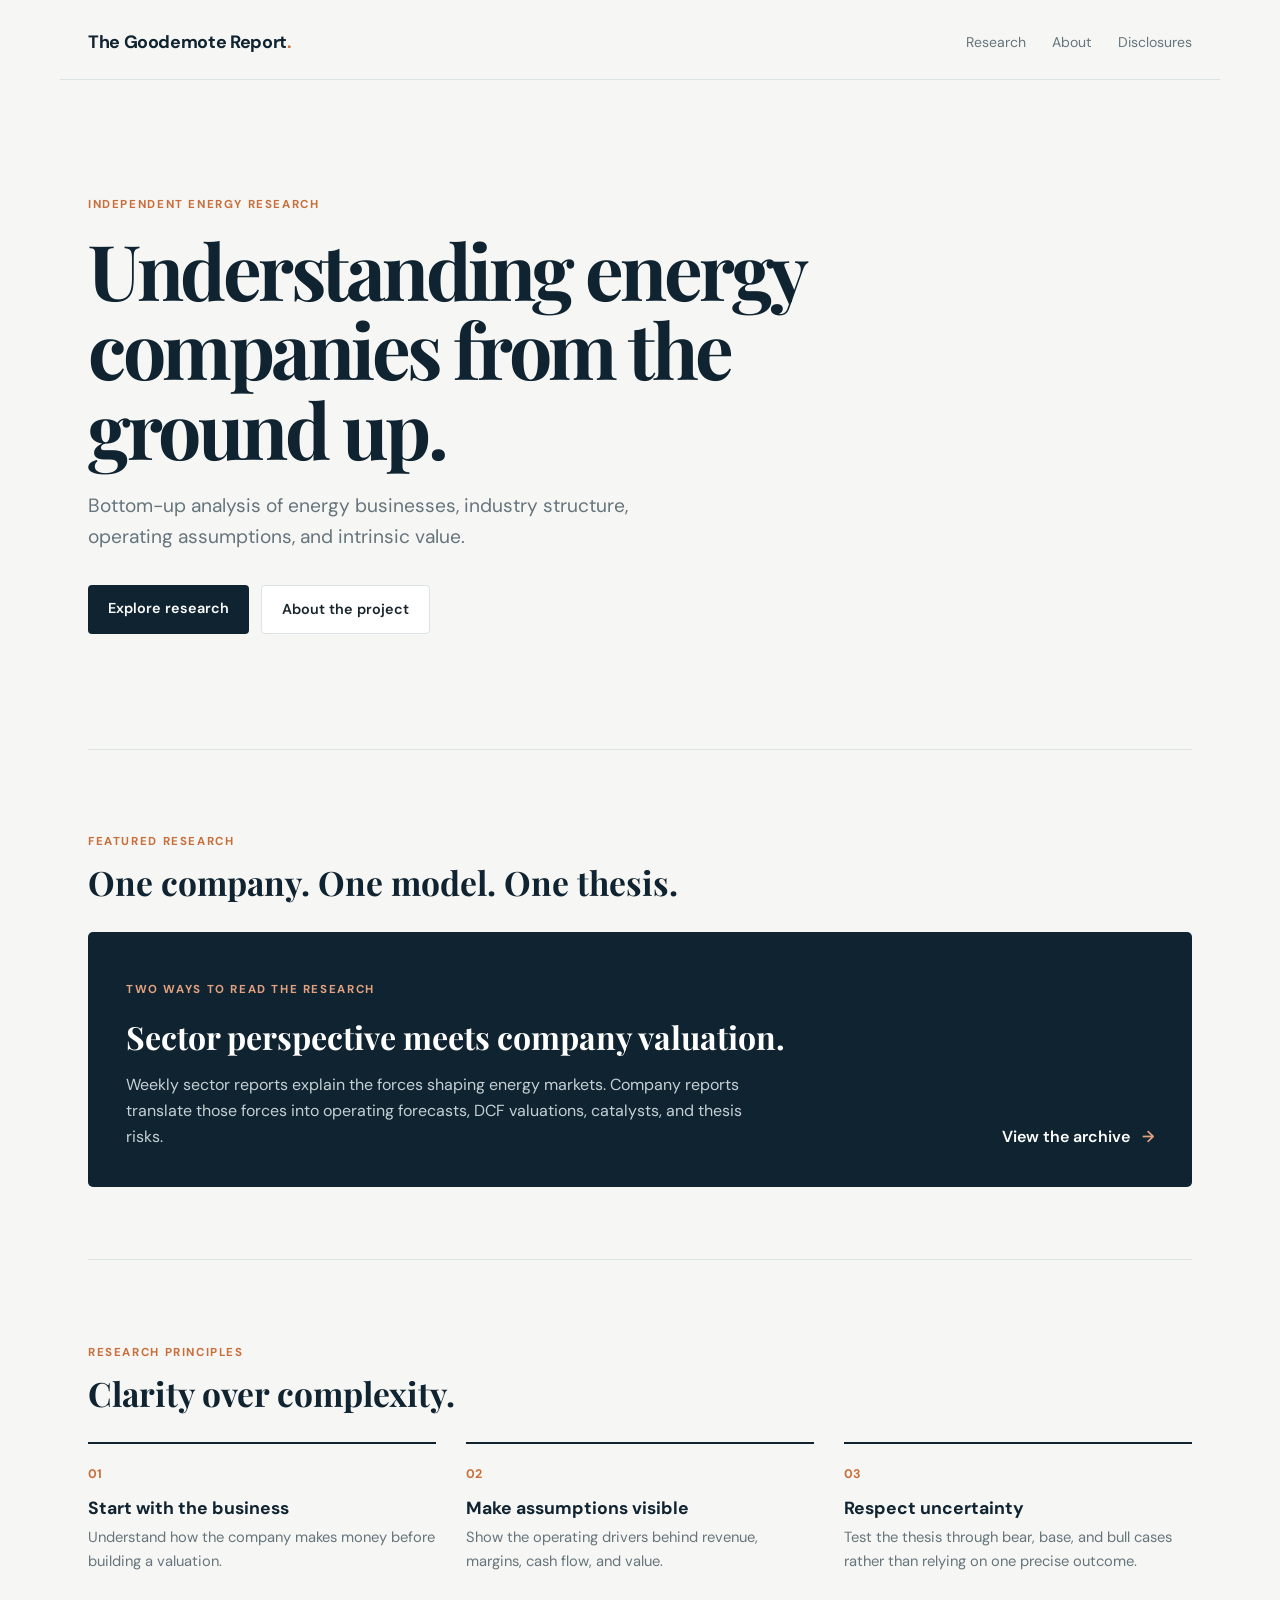
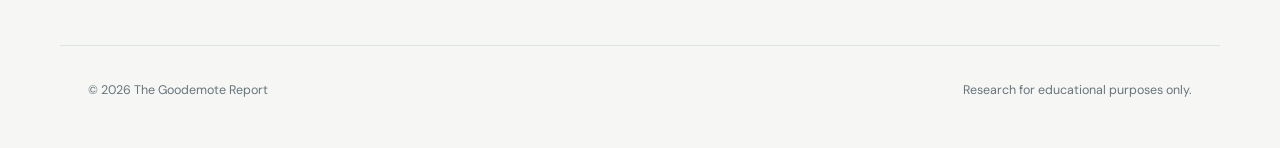
<file: index.html>
<!doctype html>
<html lang="en">
<head>
  <meta charset="UTF-8" />
  <meta name="viewport" content="width=device-width, initial-scale=1.0" />
  <meta name="description" content="The Goodemote Report — independent bottom-up research on energy companies, markets, and valuation." />
  <title>The Goodemote Report | Energy Research</title>
  <link rel="stylesheet" href="styles.css" />
</head>
<body>
  <header class="site-header">
    <a class="brand" href="index.html">The Goodemote Report<span>.</span></a>
    <nav>
      <a href="research.html">Research</a>
      <a href="about.html">About</a>
      <a href="disclosures.html">Disclosures</a>
    </nav>
  </header>

  <main>
    <section class="hero">
      <p class="eyebrow">Independent energy research</p>
      <h1>Understanding energy companies from the ground up.</h1>
      <p class="hero-copy">Bottom-up analysis of energy businesses, industry structure, operating assumptions, and intrinsic value.</p>
      <div class="hero-actions">
        <a class="button button-primary" href="research.html">Explore research</a>
        <a class="button button-secondary" href="about.html">About the project</a>
      </div>
    </section>

    <section class="featured-section">
      <div class="section-heading">
        <p class="eyebrow">Featured research</p>
        <h2>One company. One model. One thesis.</h2>
      </div>
      <article class="featured-card">
        <div>
          <p class="ticker">TWO WAYS TO READ THE RESEARCH</p>
          <h3>Sector perspective meets company valuation.</h3>
          <p>Weekly sector reports explain the forces shaping energy markets. Company reports translate those forces into operating forecasts, DCF valuations, catalysts, and thesis risks.</p>
        </div>
        <a class="text-link" href="research.html">View the archive <span>→</span></a>
      </article>
    </section>

    <section class="principles">
      <div class="section-heading">
        <p class="eyebrow">Research principles</p>
        <h2>Clarity over complexity.</h2>
      </div>
      <div class="principle-grid">
        <div class="principle"><span>01</span><h3>Start with the business</h3><p>Understand how the company makes money before building a valuation.</p></div>
        <div class="principle"><span>02</span><h3>Make assumptions visible</h3><p>Show the operating drivers behind revenue, margins, cash flow, and value.</p></div>
        <div class="principle"><span>03</span><h3>Respect uncertainty</h3><p>Test the thesis through bear, base, and bull cases rather than relying on one precise outcome.</p></div>
      </div>
    </section>
  </main>

  <footer class="site-footer">
    <p>© 2026 The Goodemote Report</p>
    <p>Research for educational purposes only.</p>
  </footer>
</body>
</html>
</file>
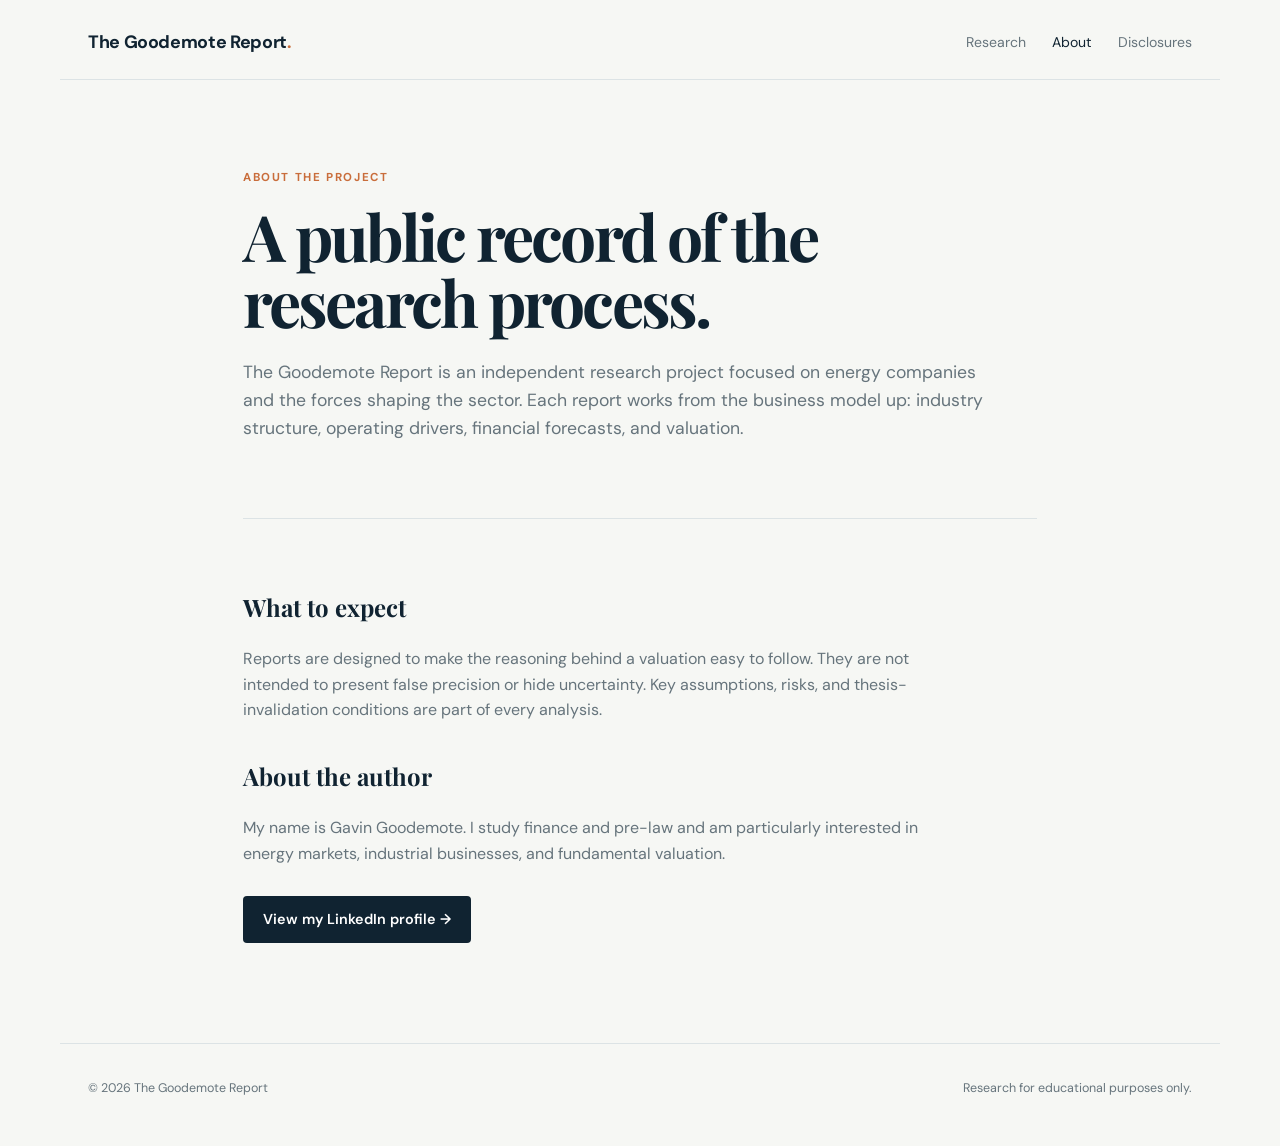
<file: about.html>
<!doctype html>
<html lang="en">
<head><meta charset="UTF-8" /><meta name="viewport" content="width=device-width, initial-scale=1.0" /><title>About | The Goodemote Report</title><link rel="stylesheet" href="styles.css" /></head>
<body>
  <header class="site-header"><a class="brand" href="index.html">The Goodemote Report<span>.</span></a><nav><a href="research.html">Research</a><a class="active" href="about.html">About</a><a href="disclosures.html">Disclosures</a></nav></header>
  <main class="page-shell narrow"><section class="page-intro"><p class="eyebrow">About the project</p><h1>A public record of the research process.</h1><p>The Goodemote Report is an independent research project focused on energy companies and the forces shaping the sector. Each report works from the business model up: industry structure, operating drivers, financial forecasts, and valuation.</p></section>
  <section class="prose"><h2>What to expect</h2><p>Reports are designed to make the reasoning behind a valuation easy to follow. They are not intended to present false precision or hide uncertainty. Key assumptions, risks, and thesis-invalidation conditions are part of every analysis.</p><h2>About the author</h2><p>My name is Gavin Goodemote. I study finance and pre-law and am particularly interested in energy markets, industrial businesses, and fundamental valuation.</p><a class="button button-primary inline-button" href="https://www.linkedin.com/in/gavin-goodemote-83895a330/" target="_blank" rel="noopener">View my LinkedIn profile →</a></section></main>
  <footer class="site-footer"><p>© 2026 The Goodemote Report</p><p>Research for educational purposes only.</p></footer>
</body>
</html>
</file>
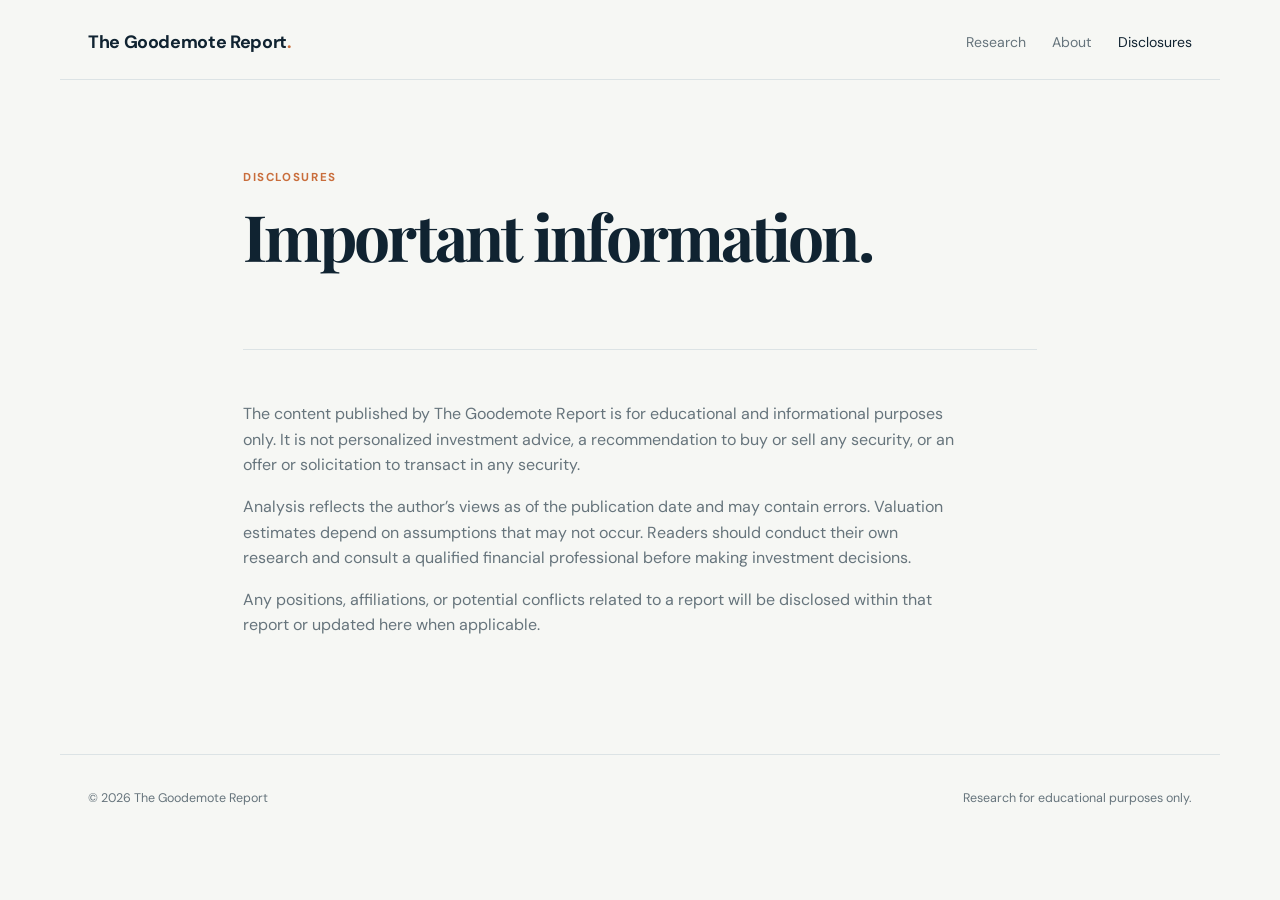
<file: disclosures.html>
<!doctype html>
<html lang="en">
<head><meta charset="UTF-8" /><meta name="viewport" content="width=device-width, initial-scale=1.0" /><title>Disclosures | The Goodemote Report</title><link rel="stylesheet" href="styles.css" /></head>
<body>
  <header class="site-header"><a class="brand" href="index.html">The Goodemote Report<span>.</span></a><nav><a href="research.html">Research</a><a href="about.html">About</a><a class="active" href="disclosures.html">Disclosures</a></nav></header>
  <main class="page-shell narrow"><section class="page-intro"><p class="eyebrow">Disclosures</p><h1>Important information.</h1></section><section class="prose"><p>The content published by The Goodemote Report is for educational and informational purposes only. It is not personalized investment advice, a recommendation to buy or sell any security, or an offer or solicitation to transact in any security.</p><p>Analysis reflects the author’s views as of the publication date and may contain errors. Valuation estimates depend on assumptions that may not occur. Readers should conduct their own research and consult a qualified financial professional before making investment decisions.</p><p>Any positions, affiliations, or potential conflicts related to a report will be disclosed within that report or updated here when applicable.</p></section></main>
  <footer class="site-footer"><p>© 2026 The Goodemote Report</p><p>Research for educational purposes only.</p></footer>
</body>
</html>
</file>
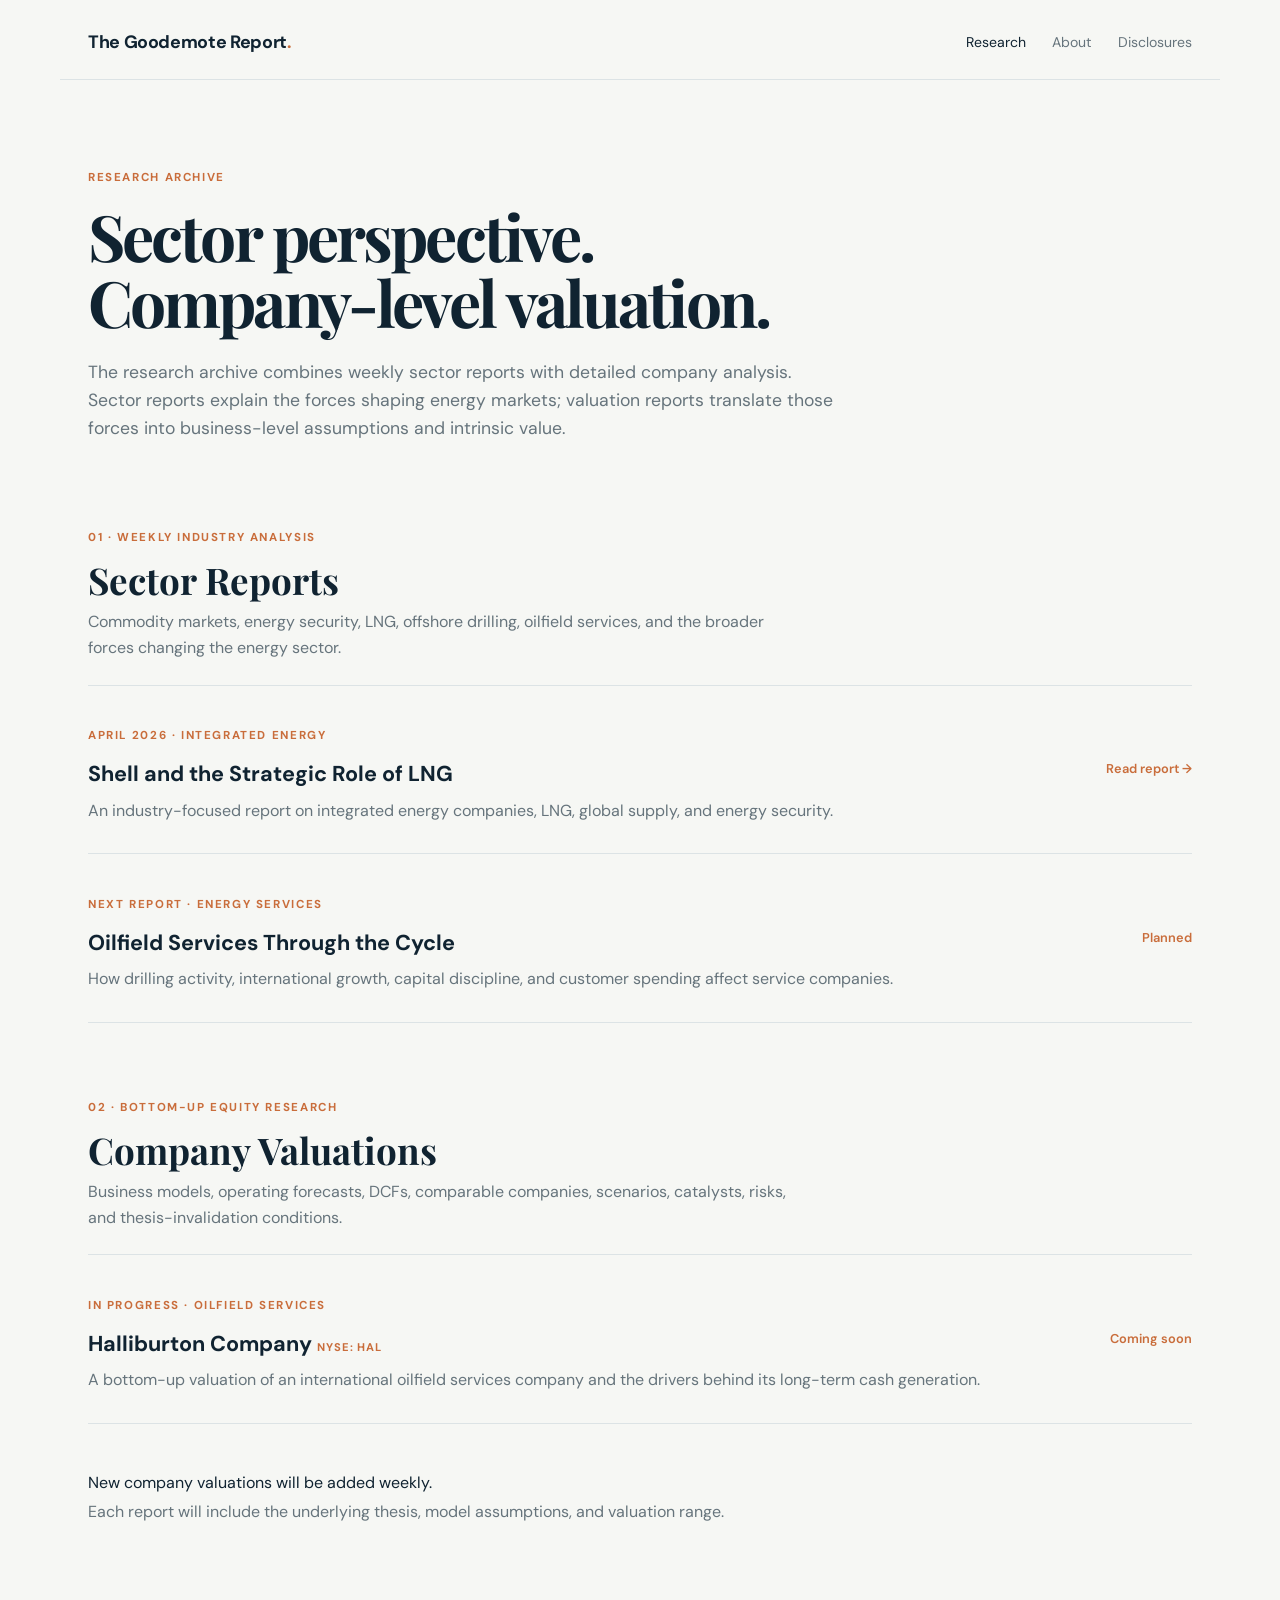
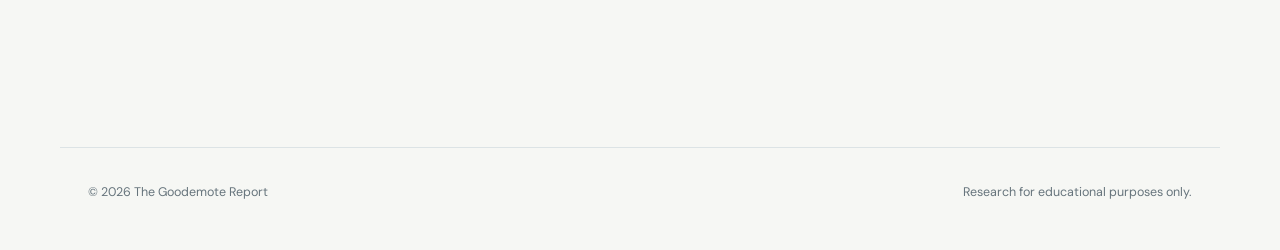
<file: research.html>
<!doctype html>
<html lang="en">
<head>
  <meta charset="UTF-8" /><meta name="viewport" content="width=device-width, initial-scale=1.0" />
  <meta name="description" content="Research archive for The Goodemote Report." />
  <title>Research | The Goodemote Report</title><link rel="stylesheet" href="styles.css" />
</head>
<body>
  <header class="site-header"><a class="brand" href="index.html">The Goodemote Report<span>.</span></a><nav><a class="active" href="research.html">Research</a><a href="about.html">About</a><a href="disclosures.html">Disclosures</a></nav></header>
  <main class="page-shell">
    <section class="page-intro"><p class="eyebrow">Research archive</p><h1>Sector perspective. Company-level valuation.</h1><p>The research archive combines weekly sector reports with detailed company analysis. Sector reports explain the forces shaping energy markets; valuation reports translate those forces into business-level assumptions and intrinsic value.</p></section>
    <section class="research-category"><div class="category-heading"><p class="eyebrow">01 · Weekly industry analysis</p><h2>Sector Reports</h2><p>Commodity markets, energy security, LNG, offshore drilling, oilfield services, and the broader forces changing the energy sector.</p></div><div class="report-list"><article class="report-row"><div><p class="ticker">APRIL 2026 · INTEGRATED ENERGY</p><h3><a class="row-link" href="shell-sector-report.html">Shell and the Strategic Role of LNG</a></h3><p>An industry-focused report on integrated energy companies, LNG, global supply, and energy security.</p></div><a class="status" href="shell-sector-report.html">Read report →</a></article><article class="report-row"><div><p class="ticker">NEXT REPORT · ENERGY SERVICES</p><h3>Oilfield Services Through the Cycle</h3><p>How drilling activity, international growth, capital discipline, and customer spending affect service companies.</p></div><span class="status">Planned</span></article></div></section>
    <section class="research-category"><div class="category-heading"><p class="eyebrow">02 · Bottom-up equity research</p><h2>Company Valuations</h2><p>Business models, operating forecasts, DCFs, comparable companies, scenarios, catalysts, risks, and thesis-invalidation conditions.</p></div><div class="report-list"><article class="report-row"><div><p class="ticker">IN PROGRESS · OILFIELD SERVICES</p><h3>Halliburton Company <span class="ticker-inline">NYSE: HAL</span></h3><p>A bottom-up valuation of an international oilfield services company and the drivers behind its long-term cash generation.</p></div><span class="status">Coming soon</span></article><div class="empty-note"><p>New company valuations will be added weekly.</p><p class="muted">Each report will include the underlying thesis, model assumptions, and valuation range.</p></div></div></section>
  </main>
  <footer class="site-footer"><p>© 2026 The Goodemote Report</p><p>Research for educational purposes only.</p></footer>
</body>
</html>
</file>
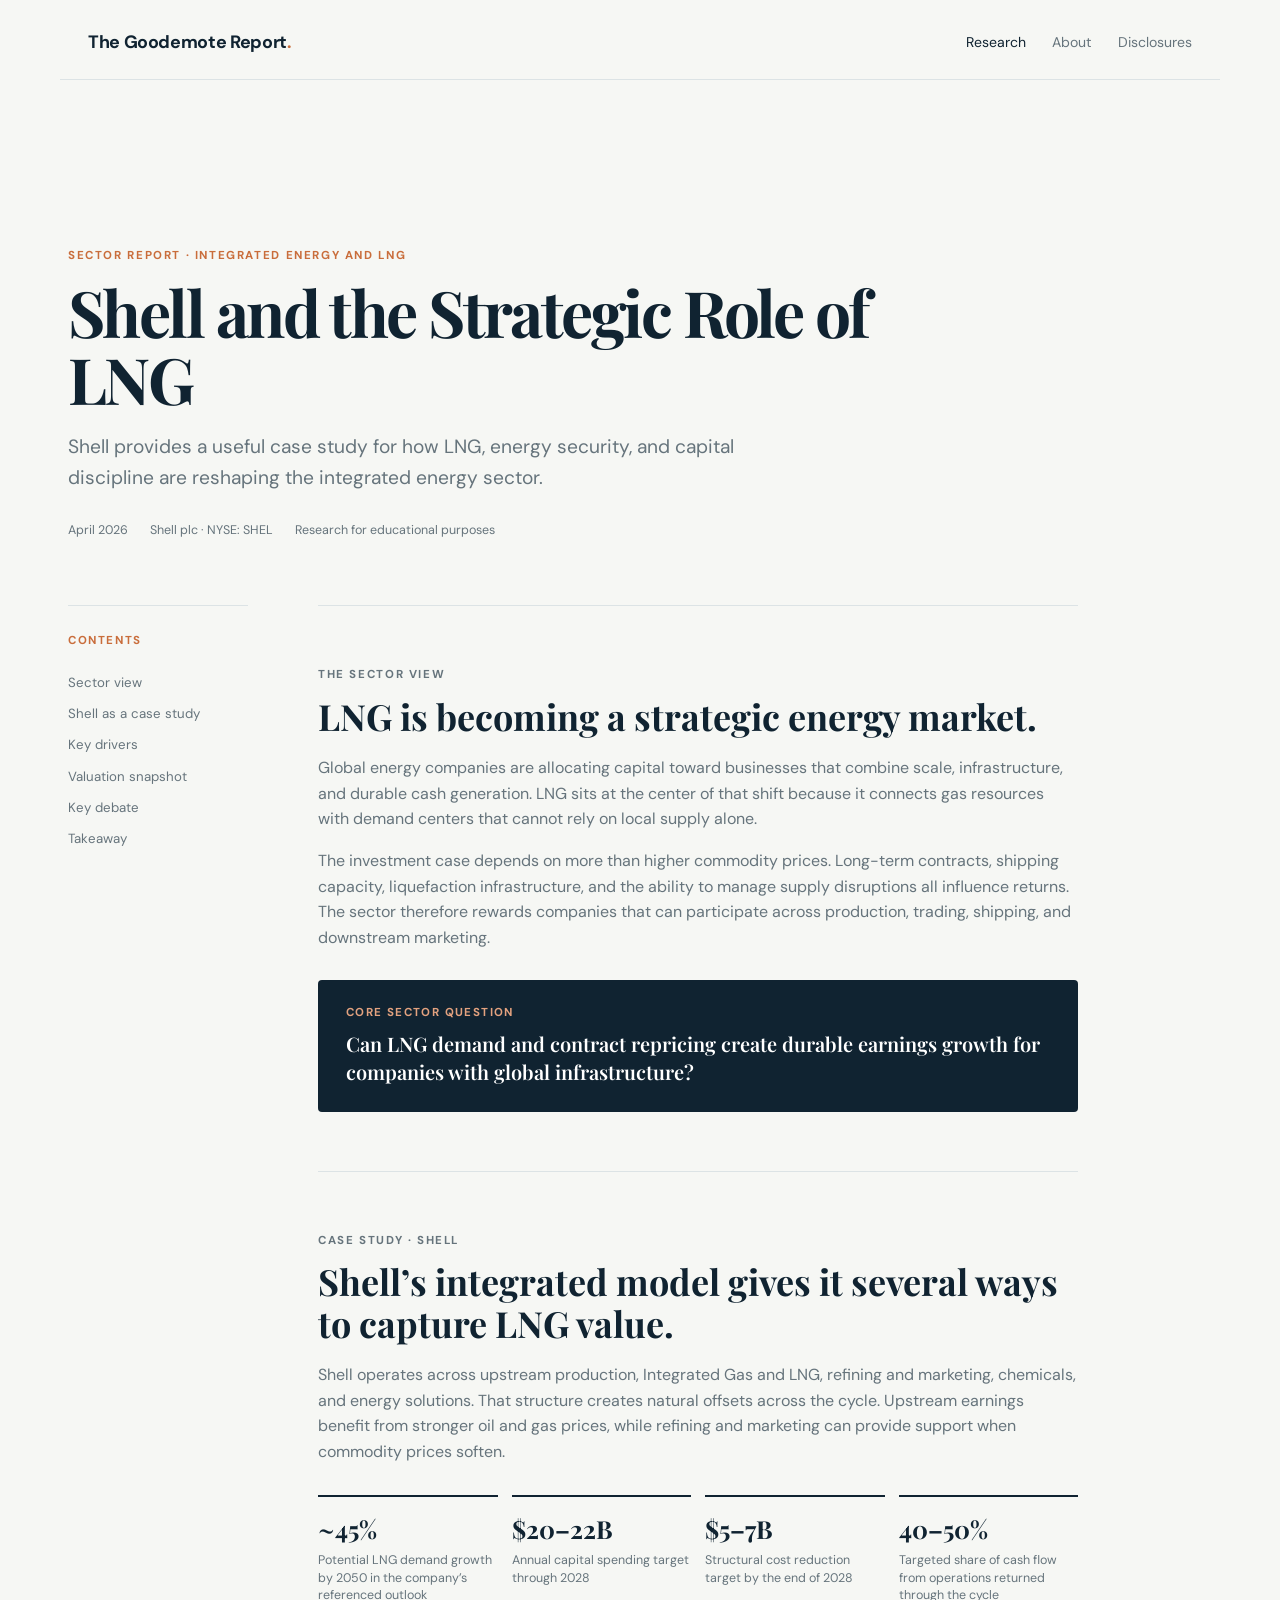
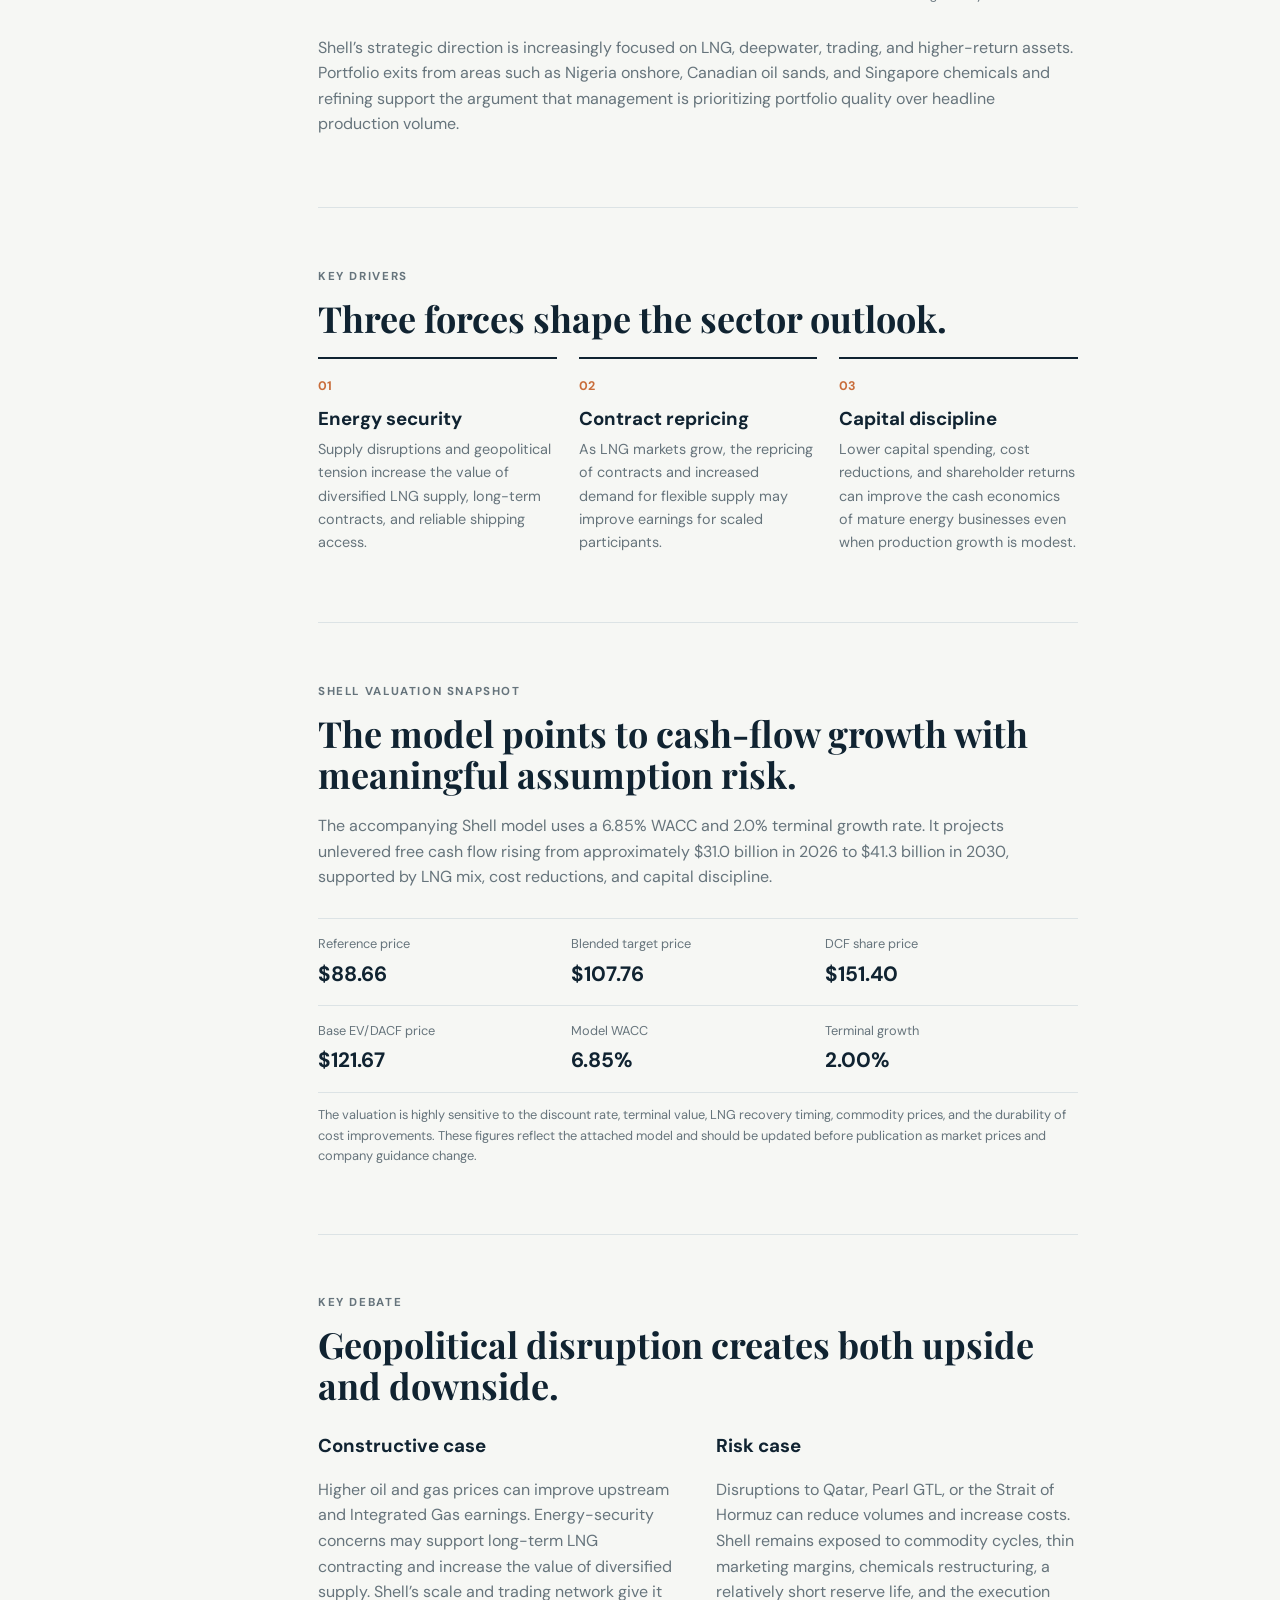
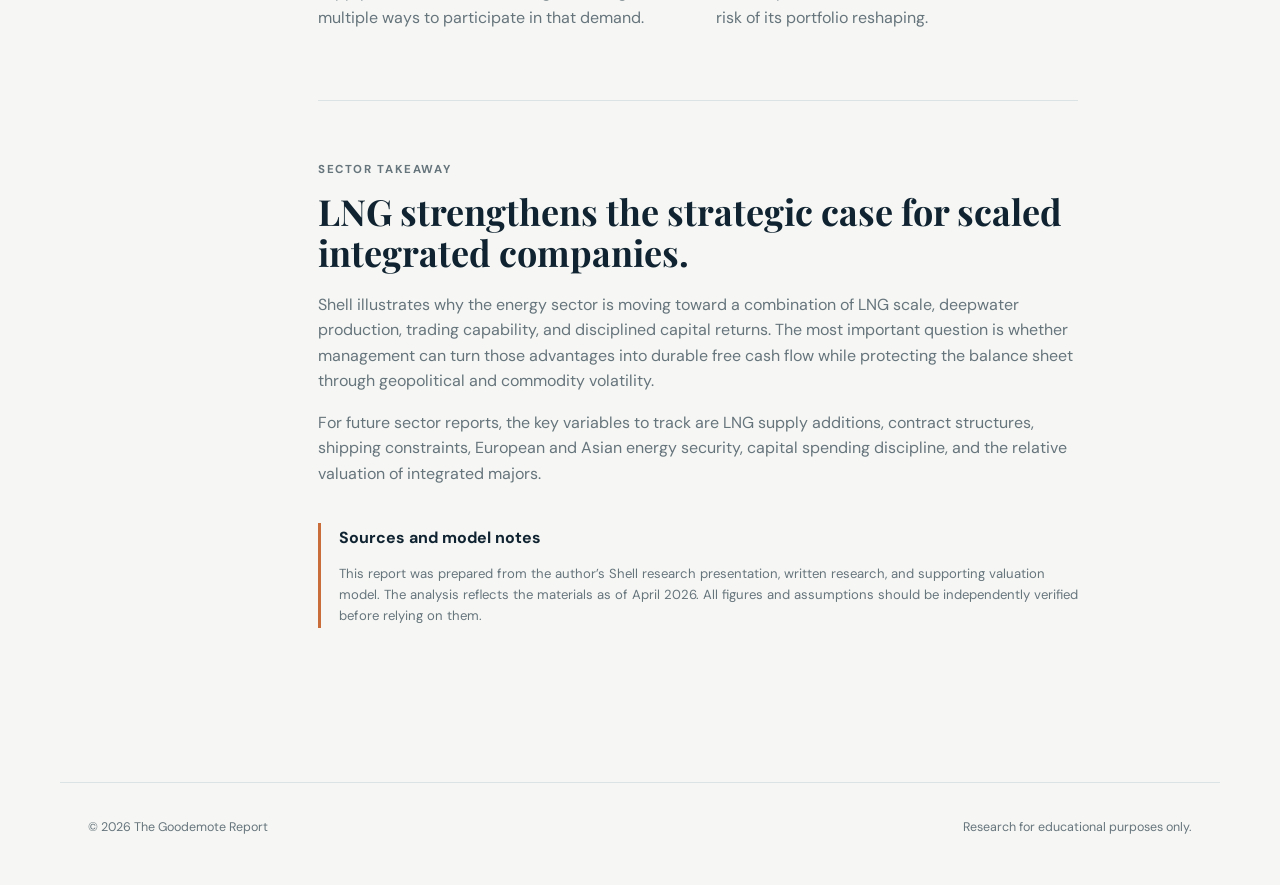
<file: shell-sector-report.html>
<!doctype html>
<html lang="en">
<head><meta charset="UTF-8" /><meta name="viewport" content="width=device-width, initial-scale=1.0" /><meta name="description" content="Shell and the Strategic Role of LNG — The Goodemote Report." /><title>Shell and the Strategic Role of LNG | The Goodemote Report</title><link rel="stylesheet" href="styles.css" /></head>
<body>
  <header class="site-header"><a class="brand" href="index.html">The Goodemote Report<span>.</span></a><nav><a class="active" href="research.html">Research</a><a href="about.html">About</a><a href="disclosures.html">Disclosures</a></nav></header>
  <main class="page-shell report-page">
    <section class="report-hero"><p class="eyebrow">Sector report · Integrated energy and LNG</p><h1>Shell and the Strategic Role of LNG</h1><p class="report-dek">Shell provides a useful case study for how LNG, energy security, and capital discipline are reshaping the integrated energy sector.</p><div class="report-meta"><span>April 2026</span><span>Shell plc · NYSE: SHEL</span><span>Research for educational purposes</span></div></section>
    <section class="report-body">
      <aside class="report-toc"><p class="eyebrow">Contents</p><a href="#view">Sector view</a><a href="#shell">Shell as a case study</a><a href="#drivers">Key drivers</a><a href="#valuation">Valuation snapshot</a><a href="#debate">Key debate</a><a href="#takeaway">Takeaway</a></aside>
      <article class="report-content">
        <section id="view"><p class="eyebrow">The sector view</p><h2>LNG is becoming a strategic energy market.</h2><p>Global energy companies are allocating capital toward businesses that combine scale, infrastructure, and durable cash generation. LNG sits at the center of that shift because it connects gas resources with demand centers that cannot rely on local supply alone.</p><p>The investment case depends on more than higher commodity prices. Long-term contracts, shipping capacity, liquefaction infrastructure, and the ability to manage supply disruptions all influence returns. The sector therefore rewards companies that can participate across production, trading, shipping, and downstream marketing.</p><div class="callout"><span class="callout-label">Core sector question</span><strong>Can LNG demand and contract repricing create durable earnings growth for companies with global infrastructure?</strong></div></section>
        <section id="shell"><p class="eyebrow">Case study · Shell</p><h2>Shell’s integrated model gives it several ways to capture LNG value.</h2><p>Shell operates across upstream production, Integrated Gas and LNG, refining and marketing, chemicals, and energy solutions. That structure creates natural offsets across the cycle. Upstream earnings benefit from stronger oil and gas prices, while refining and marketing can provide support when commodity prices soften.</p><div class="stat-grid"><div><strong>~45%</strong><span>Potential LNG demand growth by 2050 in the company’s referenced outlook</span></div><div><strong>$20–22B</strong><span>Annual capital spending target through 2028</span></div><div><strong>$5–7B</strong><span>Structural cost reduction target by the end of 2028</span></div><div><strong>40–50%</strong><span>Targeted share of cash flow from operations returned through the cycle</span></div></div><p>Shell’s strategic direction is increasingly focused on LNG, deepwater, trading, and higher-return assets. Portfolio exits from areas such as Nigeria onshore, Canadian oil sands, and Singapore chemicals and refining support the argument that management is prioritizing portfolio quality over headline production volume.</p></section>
        <section id="drivers"><p class="eyebrow">Key drivers</p><h2>Three forces shape the sector outlook.</h2><div class="driver-list"><div><span>01</span><h3>Energy security</h3><p>Supply disruptions and geopolitical tension increase the value of diversified LNG supply, long-term contracts, and reliable shipping access.</p></div><div><span>02</span><h3>Contract repricing</h3><p>As LNG markets grow, the repricing of contracts and increased demand for flexible supply may improve earnings for scaled participants.</p></div><div><span>03</span><h3>Capital discipline</h3><p>Lower capital spending, cost reductions, and shareholder returns can improve the cash economics of mature energy businesses even when production growth is modest.</p></div></div></section>
        <section id="valuation"><p class="eyebrow">Shell valuation snapshot</p><h2>The model points to cash-flow growth with meaningful assumption risk.</h2><p>The accompanying Shell model uses a 6.85% WACC and 2.0% terminal growth rate. It projects unlevered free cash flow rising from approximately $31.0 billion in 2026 to $41.3 billion in 2030, supported by LNG mix, cost reductions, and capital discipline.</p><div class="valuation-table"><div><span>Reference price</span><strong>$88.66</strong></div><div><span>Blended target price</span><strong>$107.76</strong></div><div><span>DCF share price</span><strong>$151.40</strong></div><div><span>Base EV/DACF price</span><strong>$121.67</strong></div><div><span>Model WACC</span><strong>6.85%</strong></div><div><span>Terminal growth</span><strong>2.00%</strong></div></div><p class="small-note">The valuation is highly sensitive to the discount rate, terminal value, LNG recovery timing, commodity prices, and the durability of cost improvements. These figures reflect the attached model and should be updated before publication as market prices and company guidance change.</p></section>
        <section id="debate"><p class="eyebrow">Key debate</p><h2>Geopolitical disruption creates both upside and downside.</h2><div class="two-column"><div><h3>Constructive case</h3><p>Higher oil and gas prices can improve upstream and Integrated Gas earnings. Energy-security concerns may support long-term LNG contracting and increase the value of diversified supply. Shell’s scale and trading network give it multiple ways to participate in that demand.</p></div><div><h3>Risk case</h3><p>Disruptions to Qatar, Pearl GTL, or the Strait of Hormuz can reduce volumes and increase costs. Shell remains exposed to commodity cycles, thin marketing margins, chemicals restructuring, a relatively short reserve life, and the execution risk of its portfolio reshaping.</p></div></div></section>
        <section id="takeaway"><p class="eyebrow">Sector takeaway</p><h2>LNG strengthens the strategic case for scaled integrated companies.</h2><p>Shell illustrates why the energy sector is moving toward a combination of LNG scale, deepwater production, trading capability, and disciplined capital returns. The most important question is whether management can turn those advantages into durable free cash flow while protecting the balance sheet through geopolitical and commodity volatility.</p><p>For future sector reports, the key variables to track are LNG supply additions, contract structures, shipping constraints, European and Asian energy security, capital spending discipline, and the relative valuation of integrated majors.</p><div class="source-note"><strong>Sources and model notes</strong><p>This report was prepared from the author’s Shell research presentation, written research, and supporting valuation model. The analysis reflects the materials as of April 2026. All figures and assumptions should be independently verified before relying on them.</p></div></section>
      </article>
    </section>
  </main>
  <footer class="site-footer"><p>© 2026 The Goodemote Report</p><p>Research for educational purposes only.</p></footer>
</body>
</html>
</file>
<file: styles.css>
@import url('https://fonts.googleapis.com/css2?family=DM+Sans:wght@400;500;600;700&family=Playfair+Display:wght@600;700&display=swap');

:root { --navy:#102331; --ink:#18252d; --muted:#66747c; --line:#dce3e5; --cream:#f6f7f4; --orange:#c96d3b; --white:#fff; }
* { box-sizing:border-box; }
body { margin:0; color:var(--ink); background:var(--cream); font-family:'DM Sans',Arial,sans-serif; line-height:1.6; }
a { color:inherit; text-decoration:none; }
.site-header { max-width:1160px; margin:auto; padding:28px 28px 22px; display:flex; justify-content:space-between; align-items:center; border-bottom:1px solid var(--line); }
.brand { color:var(--navy); font-weight:700; font-size:1.12rem; letter-spacing:-.02em; }.brand span { color:var(--orange); }
nav { display:flex; gap:26px; color:var(--muted); font-size:.88rem; } nav a:hover, nav .active { color:var(--navy); }
main { max-width:1160px; margin:auto; padding:0 28px; }.hero { padding:105px 0 115px; max-width:790px; }.eyebrow,.ticker { color:var(--orange); font-size:.72rem; font-weight:700; letter-spacing:.14em; text-transform:uppercase; }.hero h1,.page-intro h1 { color:var(--navy); font-family:'Playfair Display',Georgia,serif; font-size:clamp(2.6rem,6vw,5rem); line-height:1.04; letter-spacing:-.045em; margin:15px 0 22px; }.hero-copy { color:var(--muted); font-size:1.2rem; max-width:620px; }.hero-actions { display:flex; gap:12px; margin-top:32px; flex-wrap:wrap; }.button { padding:12px 20px; border-radius:4px; font-size:.9rem; font-weight:600; }.button-primary { background:var(--navy); color:white; }.button-primary:hover { background:#1d3a4b; }.button-secondary { border:1px solid var(--line); background:white; }.button-secondary:hover { border-color:var(--navy); }
.featured-section,.principles { border-top:1px solid var(--line); padding:72px 0; }.section-heading h2 { color:var(--navy); font-family:'Playfair Display',Georgia,serif; font-size:2.1rem; line-height:1.15; margin:8px 0 30px; }.featured-card { background:var(--navy); color:white; padding:38px; display:flex; justify-content:space-between; gap:30px; align-items:end; border-radius:5px; }.featured-card h3 { font-family:'Playfair Display',Georgia,serif; font-size:2rem; margin:8px 0 10px; }.featured-card p:not(.ticker) { color:#c5d0d4; max-width:650px; margin:0; }.featured-card .ticker { color:#e3a27f; }.text-link { color:white; white-space:nowrap; font-weight:600; }.text-link span { color:#e3a27f; padding-left:8px; }.principle-grid { display:grid; grid-template-columns:repeat(3,1fr); gap:30px; }.principle { border-top:2px solid var(--navy); padding-top:16px; }.principle span { color:var(--orange); font-size:.78rem; font-weight:700; }.principle h3 { margin:8px 0 4px; color:var(--navy); font-size:1.1rem; }.principle p { color:var(--muted); margin:0; font-size:.92rem; }
.page-shell { padding-top:78px; padding-bottom:100px; }.page-shell.narrow { max-width:850px; }.page-intro { max-width:750px; padding-bottom:58px; }.page-intro h1 { font-size:clamp(2.5rem,5vw,4.2rem); }.page-intro > p:last-child { color:var(--muted); font-size:1.1rem; }.report-list { border-top:1px solid var(--line); }.report-row { display:flex; justify-content:space-between; align-items:center; gap:30px; padding:30px 0; border-bottom:1px solid var(--line); }.report-row h2 { color:var(--navy); margin:4px 0 6px; font-size:1.45rem; }.report-row p:not(.ticker) { color:var(--muted); margin:0; }.status { color:var(--orange); font-size:.8rem; white-space:nowrap; font-weight:600; }.empty-note { padding:42px 0; color:var(--navy); }.empty-note p { margin:4px 0; }.muted { color:var(--muted); }.prose { border-top:1px solid var(--line); padding-top:35px; }.prose h2 { color:var(--navy); font-family:'Playfair Display',Georgia,serif; margin-top:34px; }.prose p { color:var(--muted); max-width:720px; }.site-footer { max-width:1160px; margin:auto; padding:22px 28px 35px; border-top:1px solid var(--line); display:flex; justify-content:space-between; gap:20px; color:var(--muted); font-size:.78rem; }
.research-category { margin-bottom:76px; }.category-heading { max-width:720px; margin-bottom:20px; }.category-heading h2 { color:var(--navy); font-family:'Playfair Display',Georgia,serif; font-size:2.3rem; line-height:1.15; margin:6px 0 8px; }.category-heading > p:last-child { color:var(--muted); margin:0 0 24px; }.report-row h3 { color:var(--navy); margin:4px 0 6px; font-size:1.35rem; }.ticker-inline { color:var(--orange); font-size:.7rem; font-weight:700; letter-spacing:.08em; }.inline-button { display:inline-block; margin-top:14px; }
.row-link { color:var(--navy); }.row-link:hover { color:var(--orange); }.report-page { max-width:1200px; }.report-hero { max-width:850px; padding:78px 0 64px; }.report-hero h1 { color:var(--navy); font-family:'Playfair Display',Georgia,serif; font-size:clamp(2.7rem,5vw,4.8rem); line-height:1.05; letter-spacing:-.04em; margin:12px 0 20px; }.report-dek { color:var(--muted); font-size:1.2rem; max-width:720px; }.report-meta { display:flex; gap:22px; flex-wrap:wrap; margin-top:28px; color:var(--muted); font-size:.78rem; }.report-body { display:grid; grid-template-columns:180px minmax(0,760px); gap:70px; align-items:start; }.report-toc { position:sticky; top:24px; display:flex; flex-direction:column; gap:10px; border-top:1px solid var(--line); padding-top:14px; }.report-toc a { color:var(--muted); font-size:.83rem; }.report-toc a:hover { color:var(--orange); }.report-content section { border-top:1px solid var(--line); padding:48px 0 54px; }.report-content h2 { color:var(--navy); font-family:'Playfair Display',Georgia,serif; font-size:2.25rem; line-height:1.15; margin:7px 0 18px; }.report-content p { color:var(--muted); }.callout { background:var(--navy); color:white; padding:24px 28px; margin:30px 0 5px; border-radius:4px; }.callout-label { display:block; color:#e3a27f; font-size:.72rem; letter-spacing:.12em; text-transform:uppercase; font-weight:700; margin-bottom:8px; }.callout strong { font-family:'Playfair Display',Georgia,serif; font-size:1.25rem; line-height:1.3; font-weight:600; }.stat-grid { display:grid; grid-template-columns:repeat(4,1fr); gap:14px; margin:30px 0; }.stat-grid div { border-top:2px solid var(--navy); padding-top:12px; }.stat-grid strong { color:var(--navy); display:block; font-family:'Playfair Display',Georgia,serif; font-size:1.55rem; }.stat-grid span { color:var(--muted); display:block; font-size:.78rem; line-height:1.4; margin-top:4px; }.driver-list { display:grid; grid-template-columns:repeat(3,1fr); gap:22px; }.driver-list div { border-top:2px solid var(--navy); padding-top:13px; }.driver-list span { color:var(--orange); font-size:.78rem; font-weight:700; }.driver-list h3,.two-column h3 { color:var(--navy); margin:6px 0 5px; }.driver-list p { font-size:.9rem; margin-top:0; }.valuation-table { display:grid; grid-template-columns:repeat(3,1fr); border-top:1px solid var(--line); margin:28px 0 12px; }.valuation-table div { border-bottom:1px solid var(--line); padding:15px 12px 15px 0; }.valuation-table span { color:var(--muted); display:block; font-size:.8rem; }.valuation-table strong { color:var(--navy); display:block; font-size:1.3rem; margin-top:2px; }.small-note { font-size:.8rem; }.two-column { display:grid; grid-template-columns:1fr 1fr; gap:35px; }.source-note { border-left:3px solid var(--orange); margin-top:36px; padding:2px 0 2px 18px; }.source-note strong { color:var(--navy); }.source-note p { font-size:.82rem; margin-bottom:0; }
@media (max-width:700px) { .site-header { padding:22px 20px; align-items:flex-start; gap:20px; }.site-header nav { gap:13px; font-size:.78rem; flex-wrap:wrap; justify-content:flex-end; } main { padding:0 20px; }.hero { padding:75px 0 85px; }.featured-card,.report-row { display:block; }.featured-card .text-link { display:inline-block; margin-top:26px; }.status { display:block; margin-top:15px; }.principle-grid { grid-template-columns:1fr; gap:24px; }.site-footer { padding:22px 20px 30px; display:block; }.site-footer p { margin:5px 0; }.report-body { display:block; }.report-toc { position:static; margin-bottom:35px; }.stat-grid,.driver-list,.valuation-table,.two-column { grid-template-columns:1fr 1fr; }.report-content h2 { font-size:1.9rem; } }
</file>
